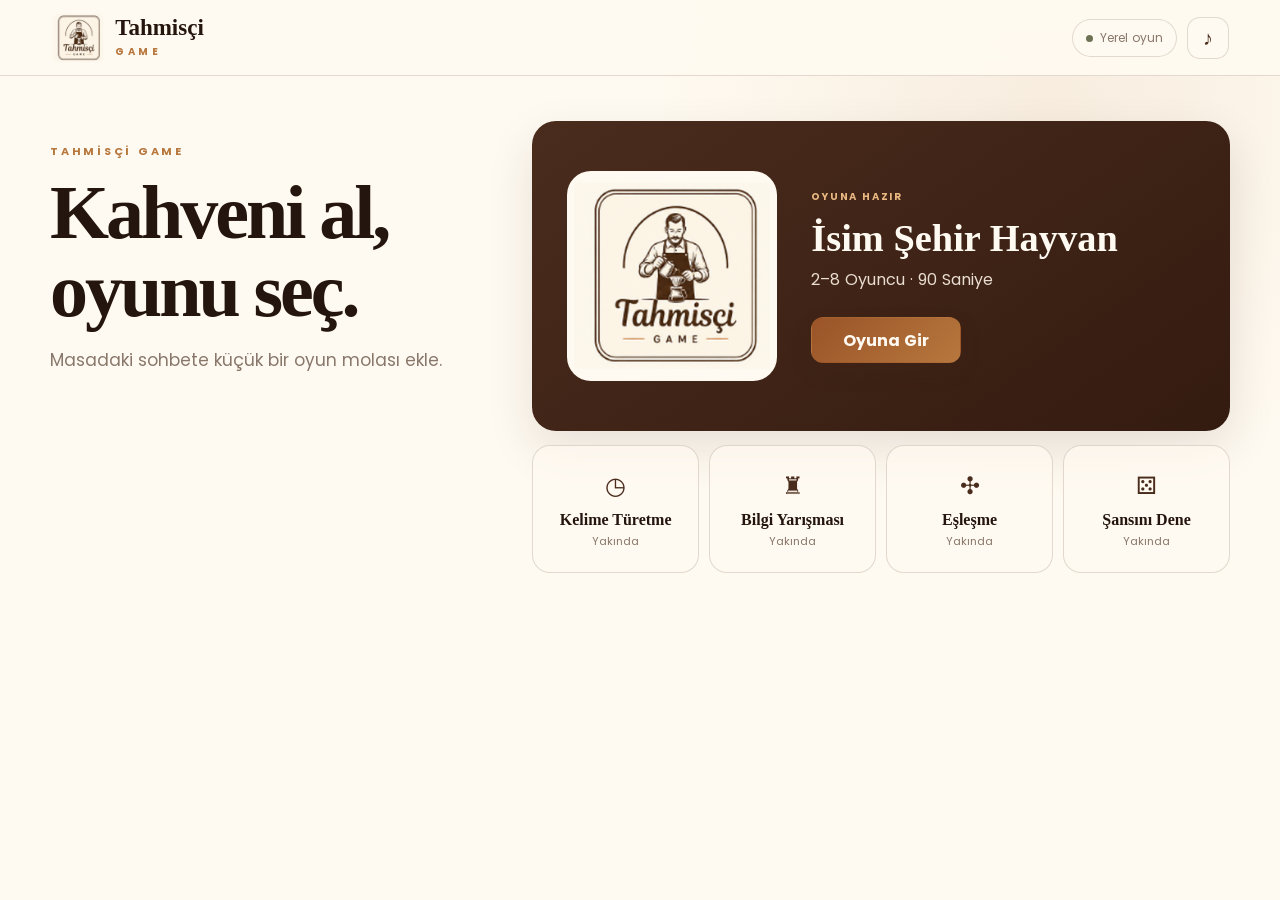
<file: index.html>
<!doctype html>
<html lang="tr">
<head>
  <meta charset="utf-8">
  <meta name="viewport" content="width=device-width,initial-scale=1,viewport-fit=cover">
  <meta name="theme-color" content="#fffaf1">
  <meta name="description" content="Tahmisçi Game — kahveni al, oyunu seç.">
  <link rel="manifest" href="manifest.webmanifest">
  <link rel="icon" type="image/png" sizes="32x32" href="assets/favicon-32.png">
  <link rel="icon" type="image/png" sizes="48x48" href="assets/favicon-48.png">
  <link rel="apple-touch-icon" href="assets/apple-touch-icon-180.png">
  <link rel="stylesheet" href="styles/gamebox.css">
  <title>Tahmisçi Game</title>
</head>
<body>
  <header class="topbar">
    <button type="button" class="brand" data-action="games-home" aria-label="Oyunlara dön">
      <img src="assets/game-icon-master.png" alt="">
      <span><b>Tahmisçi</b><small>GAME</small></span>
    </button>
    <div class="top-actions">
      <span id="connectionBadge" class="status-dot">Yerel oyun</span>
      <button type="button" id="installButton" class="header-action hidden">Yükle</button>
      <button type="button" id="soundButton" class="icon-button" aria-label="Sesi aç veya kapat">♪</button>
    </div>
  </header>
  <main id="app" class="app-shell" aria-live="polite"></main>

  <template id="gamesView">
    <section class="games-page">
      <div class="games-intro"><p class="eyebrow">TAHMİSÇİ GAME</p><h1>Kahveni al, oyunu seç.</h1><p>Masadaki sohbete küçük bir oyun molası ekle.</p></div>
      <section class="game-library" aria-label="Oyunlar">
        <article class="featured-game">
          <div class="featured-art"><img src="assets/game-icon-master.png" alt="Tahmisçi Game"></div>
          <div class="featured-copy"><span class="ready-badge">OYUNA HAZIR</span><h2>İsim Şehir Hayvan</h2><p>2–8 Oyuncu · 90 Saniye</p><button type="button" class="primary compact" data-action="open-game">Oyuna Gir</button></div>
        </article>
        <div class="coming-grid">
          <article class="coming-card"><span>◷</span><h3>Kelime Türetme</h3><small>Yakında</small></article>
          <article class="coming-card"><span>♜</span><h3>Bilgi Yarışması</h3><small>Yakında</small></article>
          <article class="coming-card"><span>✣</span><h3>Eşleşme</h3><small>Yakında</small></article>
          <article class="coming-card"><span>⚄</span><h3>Şansını Dene</h3><small>Yakında</small></article>
        </div>
      </section>
    </section>
  </template>

  <template id="accessView">
    <section class="access-page">
      <button type="button" class="back-link" data-action="games-home">← Oyunlara dön</button>
      <div class="access-grid">
        <article class="access-copy"><p class="eyebrow">İSİM ŞEHİR HAYVAN</p><h1>Masayı kur,<br>arkadaşlarını çağır.</h1><p>Bir oda oluştur veya arkadaşının paylaştığı altı haneli kodla masaya katıl.</p><div class="feature-row"><span>2–8 oyuncu</span><span>90 saniye</span><span>6 kategori</span></div></article>
        <article class="join-card">
          <div class="mini-brand"><img src="assets/game-icon-master.png" alt=""></div>
          <label>Kullanıcı adın<input id="playerName" maxlength="20" autocomplete="nickname" autocapitalize="words" enterkeyhint="next" placeholder="Örn. Üzeyir"></label>
          <button type="button" class="primary wide" data-action="create-room">Oda oluştur <span>→</span></button>
          <div class="or"><span></span>veya<span></span></div>
          <label>Oda kodu<input id="roomCode" maxlength="6" inputmode="text" autocapitalize="characters" enterkeyhint="go" placeholder="ABC123"></label>
          <button type="button" class="secondary wide" data-action="join-room">Odaya katıl</button><p class="form-note" id="homeError"></p>
        </article>
      </div>
    </section>
  </template>

  <template id="lobbyView">
    <section class="room-head"><div><p class="eyebrow">OYUN ODASI</p><h1>Hazırlık Masası</h1><p>Oda kodu: <button class="room-code" data-action="copy-code"></button></p></div><button class="ghost" data-action="leave-room">Odadan çık</button></section>
    <section class="lobby-grid">
      <article class="surface pad"><div class="section-title"><div><p class="eyebrow">OYUNCULAR</p><h2>Masadakiler</h2></div><span class="count-badge" id="playerCount"></span></div><div id="playerList" class="player-list"></div><button id="addBot" class="secondary wide" data-action="add-bot">+ Demo oyuncu ekle</button></article>
      <article class="surface pad letter-panel"><p class="eyebrow">HARF SEÇİMİ</p><h2 id="turnTitle">Sıra bekleniyor</h2><p id="turnHelp" class="muted"></p><div id="alphabet" class="alphabet"></div><div class="picked-letter" id="pickedLetter">?</div><button id="confirmLetter" class="primary wide" data-action="confirm-letter" disabled>Harfi kilitle</button><button id="readyButton" class="secondary wide hidden" data-action="toggle-ready">Hazırım</button><button id="startRound" class="primary wide hidden" data-action="start-round">Oyunu başlat</button></article>
    </section>
  </template>

  <template id="roundView">
    <section class="round-layout">
      <header class="round-top"><span class="round-number">1. Tur</span><span class="letter-badge" id="roundLetter"></span><div class="timer" id="timer" aria-label="Kalan süre"><span class="clock-icon">◷</span><strong>01:30</strong></div></header>
      <section class="answer-grid" id="answerGrid"></section>
      <footer class="round-footer"><span id="saveState">Yanıtların saklanıyor.</span><button class="primary" data-action="finish">Tamamladım</button></footer>
    </section>
  </template>

  <template id="resultsView">
    <section class="results-head"><div><p class="eyebrow">TUR TAMAMLANDI</p><h1>Masadaki sonuçlar</h1><p class="muted">Aynı cevap 5, benzersiz cevap 10, boş veya harfle uyuşmayan cevap 0 puan.</p></div><div class="letter-stamp" id="resultLetter"></div></section>
    <section class="surface results-table-wrap"><table class="results-table"><thead><tr><th>Sıra</th><th>Oyuncu</th><th>Tur puanı</th><th>Toplam</th></tr></thead><tbody id="scoreRows"></tbody></table></section>
    <section class="result-actions"><button class="secondary" data-action="review">Cevapları gör</button><button id="nextRound" class="primary" data-action="next-round">Yeni tur →</button></section><section id="answerReview" class="surface pad hidden"></section>
  </template>
  <div id="toast" class="toast" role="status"></div>
  <script src="scripts/game-state.js"></script><script src="scripts/gamebox.js"></script>
</body>
</html>
</file>
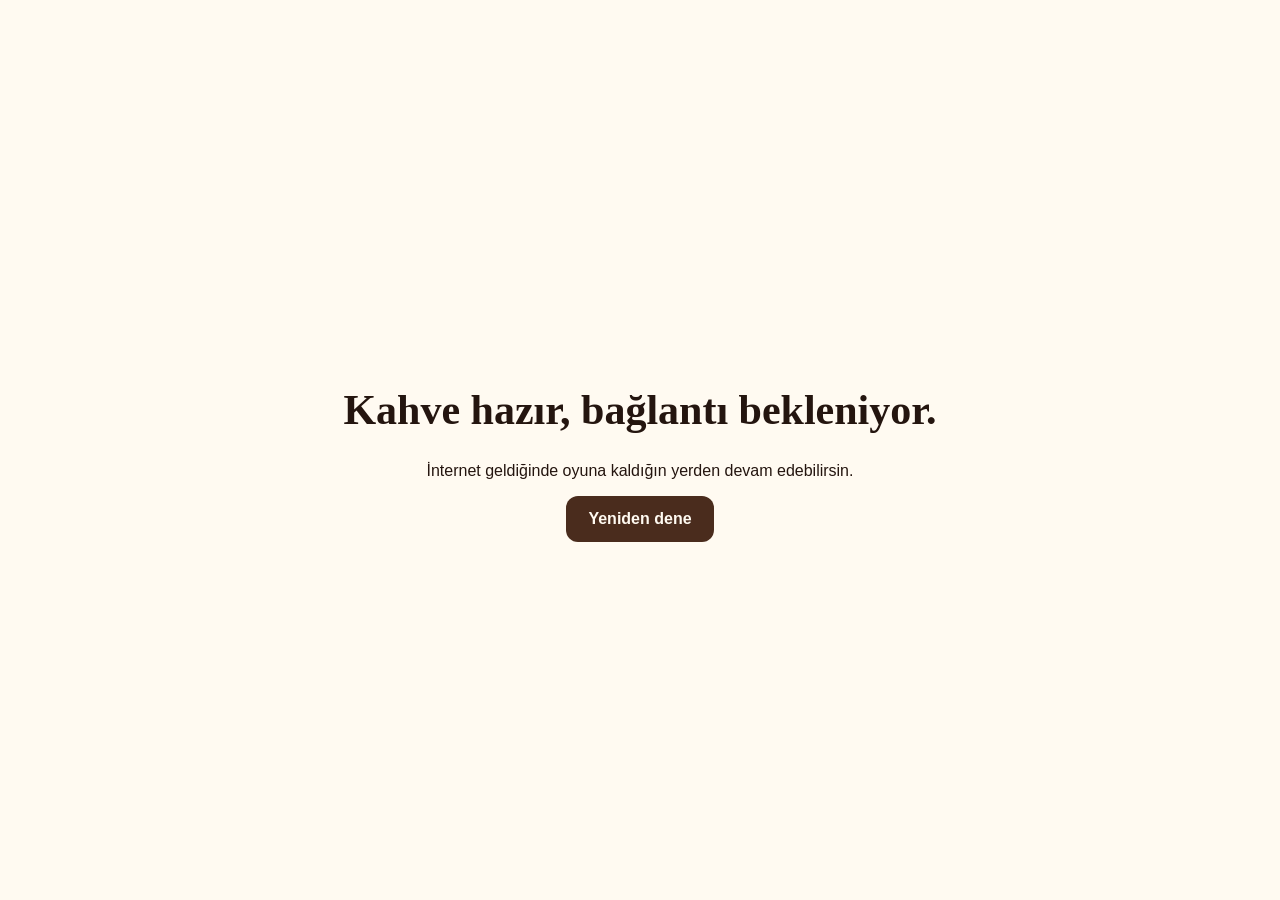
<file: offline.html>
<!doctype html><html lang="tr"><meta charset="utf-8"><meta name="viewport" content="width=device-width"><meta name="theme-color" content="#fffaf1"><title>Tahmisçi Game</title><style>body{margin:0;min-height:100vh;display:grid;place-items:center;text-align:center;background:#fffaf1;color:#24150f;font-family:Arial}.c{padding:30px}h1{font:700 42px Georgia}a{display:inline-block;padding:14px 22px;border-radius:12px;background:#4a2c1d;color:#fffaf1;text-decoration:none;font-weight:700}</style><div class="c"><h1>Kahve hazır, bağlantı bekleniyor.</h1><p>İnternet geldiğinde oyuna kaldığın yerden devam edebilirsin.</p><a href="./">Yeniden dene</a></div></html>
</file>
<file: styles/gamebox.css>
@font-face{font-family:Tahmisci;src:url('../assets/fonts/poppins-regular.ttf') format('truetype');font-weight:400;font-display:swap}
@font-face{font-family:Tahmisci;src:url('../assets/fonts/poppins-semibold.ttf') format('truetype');font-weight:600;font-display:swap}
@font-face{font-family:Tahmisci;src:url('../assets/fonts/poppins-bold.ttf') format('truetype');font-weight:700;font-display:swap}
:root{--espresso:#24150f;--coffee:#4a2c1d;--coffee-deep:#341b10;--cream:#f4ebdc;--paper:#fffaf1;--copper:#b7773d;--olive:#6d7255;--muted:#88776a;--line:rgba(74,44,29,.16);--shadow:0 18px 48px rgba(36,21,15,.11)}
*{box-sizing:border-box}html{height:100%;background:var(--paper);overflow-x:hidden}body{margin:0;min-height:100%;color:var(--espresso);font-family:Tahmisci,Poppins,Arial,sans-serif;background:radial-gradient(circle at 82% 12%,rgba(183,119,61,.10),transparent 30%),var(--paper);overflow-x:hidden;-webkit-font-smoothing:antialiased}button,input{font:inherit}button{cursor:pointer;touch-action:manipulation;-webkit-tap-highlight-color:transparent}button:focus-visible,input:focus-visible{outline:3px solid rgba(183,119,61,.42);outline-offset:2px}.hidden{display:none!important}
.topbar{height:76px;padding:8px clamp(18px,4vw,54px);display:flex;align-items:center;justify-content:space-between;border-bottom:1px solid var(--line);background:rgba(255,250,241,.94);position:sticky;top:0;z-index:20;backdrop-filter:blur(14px)}
.brand{display:flex;align-items:center;gap:10px;border:0;background:transparent;color:var(--espresso);padding:0;text-align:left}.brand img{width:54px;height:54px;border-radius:13px;object-fit:cover}.brand span{display:grid}.brand b{font-family:Georgia,serif;font-size:23px;line-height:1}.brand small{margin-top:5px;color:var(--copper);font-size:10px;font-weight:700;letter-spacing:.35em}.top-actions{display:flex;align-items:center;gap:10px}.status-dot,.header-action{border:1px solid var(--line);border-radius:999px;background:var(--paper);color:var(--muted);padding:9px 13px;font-size:12px}.status-dot:before{content:"";display:inline-block;width:7px;height:7px;border-radius:50%;background:var(--olive);margin-right:7px}.header-action{color:var(--coffee);font-weight:700}.icon-button{width:42px;height:42px;border:1px solid var(--line);border-radius:13px;background:var(--paper);color:var(--coffee);font-size:20px}
.app-shell{width:min(1180px,calc(100% - 36px));margin:0 auto;padding:clamp(30px,5vh,64px) 0 50px}.eyebrow{margin:0;color:var(--copper);font-size:11px;font-weight:700;letter-spacing:.25em}.games-page{display:grid;grid-template-columns:minmax(260px,.72fr) minmax(520px,1.28fr);gap:clamp(40px,7vw,92px);align-items:start}.games-intro{padding-top:22px}.games-intro h1,.access-copy h1,.room-head h1,.results-head h1{font-family:Georgia,serif;font-size:clamp(44px,6vw,76px);line-height:1.02;letter-spacing:-.04em;margin:14px 0 18px}.games-intro>p:last-child,.access-copy>p{color:var(--muted);font-size:17px;line-height:1.6}.game-library{display:grid;gap:14px}.featured-game{min-height:310px;border-radius:24px;background:linear-gradient(145deg,var(--coffee),var(--coffee-deep));color:var(--paper);display:grid;grid-template-columns:.8fr 1.2fr;overflow:hidden;box-shadow:var(--shadow)}.featured-art{display:grid;place-items:center;padding:28px}.featured-art img{width:min(210px,100%);aspect-ratio:1;border-radius:24px}.featured-copy{display:flex;flex-direction:column;justify-content:center;align-items:flex-start;padding:32px 32px 32px 0}.ready-badge{font-size:10px;font-weight:700;letter-spacing:.18em;color:#e9b881}.featured-copy h2{font-family:Georgia,serif;font-size:clamp(29px,3vw,42px);line-height:1.05;margin:13px 0 9px}.featured-copy p{margin:0 0 25px;color:#eaddd1}.coming-grid{display:grid;grid-template-columns:repeat(4,1fr);gap:10px}.coming-card{min-height:128px;border:1px solid var(--line);border-radius:18px;background:rgba(255,250,241,.72);display:grid;place-items:center;text-align:center;align-content:center;padding:14px;color:var(--muted)}.coming-card>span{font-size:24px;color:var(--coffee)}.coming-card h3{font-family:Georgia,serif;color:var(--espresso);font-size:16px;margin:8px 0 4px}.coming-card small{font-size:11px}.primary,.secondary,.ghost,.room-code{min-height:46px;border-radius:12px;padding:0 20px;font-weight:700;border:1px solid transparent}.primary{color:var(--paper);background:linear-gradient(135deg,#9a5428,var(--copper));box-shadow:0 9px 22px rgba(74,44,29,.14)}.primary:hover{filter:brightness(1.04)}.primary:disabled,.secondary:disabled{opacity:.45;cursor:not-allowed}.secondary{color:var(--coffee);background:var(--paper);border-color:var(--line)}.ghost{color:var(--coffee);background:transparent;border-color:var(--line)}.compact{min-width:150px}.wide{width:100%;margin-top:11px}
.back-link{border:0;background:transparent;color:var(--coffee);font-weight:600;padding:0;margin-bottom:28px}.access-grid,.lobby-grid{display:grid;grid-template-columns:1.08fr .92fr;gap:clamp(28px,6vw,72px);align-items:center}.access-copy h1{font-size:clamp(42px,5vw,66px)}.feature-row{display:flex;flex-wrap:wrap;gap:8px;margin-top:28px}.feature-row span,.count-badge{padding:9px 13px;border:1px solid var(--line);border-radius:999px;background:rgba(255,250,241,.75);font-size:12px;font-weight:600}.join-card,.surface{border:1px solid var(--line);border-radius:22px;background:rgba(255,250,241,.92);box-shadow:var(--shadow)}.join-card{padding:28px;position:relative}.mini-brand{width:74px;height:74px;margin:-66px auto 12px}.mini-brand img{width:100%;height:100%;border-radius:18px}.join-card label{display:grid;gap:7px;font-size:12px;font-weight:600;margin:13px 0}.join-card input{width:100%;min-height:52px;border:1px solid var(--line);border-radius:12px;background:#fffdf8;color:var(--espresso);padding:0 15px;outline:none;font-size:16px}.join-card input:focus{border-color:var(--copper);box-shadow:0 0 0 3px rgba(183,119,61,.13)}.or{display:flex;align-items:center;gap:10px;color:var(--muted);font-size:13px;margin:14px 0}.or span{height:1px;background:var(--line);flex:1}.form-note{min-height:17px;margin:8px 0 0;color:#a33f32;font-size:12px}
.room-head,.results-head{display:flex;align-items:flex-start;justify-content:space-between;gap:22px;margin-bottom:22px}.room-head h1,.results-head h1{font-size:clamp(38px,5vw,60px);margin:8px 0}.room-code{min-height:auto;padding:6px 10px;background:var(--paper);border-color:var(--line);letter-spacing:.16em}.lobby-grid{grid-template-columns:.85fr 1.15fr;align-items:stretch}.pad{padding:25px}.section-title{display:flex;justify-content:space-between;align-items:center}.section-title h2,.letter-panel h2{font-family:Georgia,serif;font-size:28px;margin:5px 0 16px}.muted{color:var(--muted)}.player-list{display:grid;gap:8px;margin:14px 0}.player-row{display:flex;align-items:center;gap:10px;padding:11px;border:1px solid var(--line);border-radius:13px}.avatar{width:38px;height:38px;border-radius:50%;display:inline-grid;place-items:center;background:var(--cream);font-family:Georgia,serif;font-weight:700}.player-row b{flex:1}.tag{padding:6px 9px;border-radius:999px;background:var(--cream);font-size:10px}.tag.good{background:#e3eadb;color:#43563a}.alphabet{display:grid;grid-template-columns:repeat(10,1fr);gap:6px;margin:16px 0}.alphabet button{aspect-ratio:1;border:1px solid var(--line);border-radius:9px;background:var(--paper);color:var(--espresso);font-weight:700}.alphabet button.active{background:var(--coffee);color:var(--paper)}.alphabet button:disabled{opacity:.25}.picked-letter,.letter-stamp{width:82px;height:82px;border-radius:50%;display:grid;place-items:center;margin:15px auto;background:var(--coffee);color:var(--paper);font:700 44px Georgia,serif}
.round-layout{min-height:calc(100dvh - 76px - clamp(30px,5vh,64px) - 40px);display:grid;grid-template-rows:auto 1fr auto;gap:18px}.round-top{display:grid;grid-template-columns:1fr auto 1fr;align-items:center}.round-number{font:700 20px Georgia,serif}.letter-badge{width:70px;height:70px;border-radius:50%;display:grid;place-items:center;background:var(--coffee);color:var(--paper);font:700 42px Georgia,serif}.timer{justify-self:end;display:flex;align-items:center;gap:8px;border:1px solid var(--line);border-radius:999px;background:var(--cream);padding:10px 15px;color:var(--espresso)}.timer strong{font-size:17px}.timer.warning{background:#a84334;color:white;animation:pulse 1s infinite}.clock-icon{font-size:19px}.answer-grid{display:grid;grid-template-columns:repeat(3,1fr);grid-template-rows:repeat(2,minmax(126px,1fr));gap:16px;align-self:center}.answer-card{min-width:0;border:1px solid var(--line);border-radius:17px;background:rgba(255,250,241,.9);overflow:hidden;box-shadow:0 8px 24px rgba(36,21,15,.05)}.answer-head{height:48px;display:flex;align-items:center;gap:9px;padding:0 15px;background:linear-gradient(135deg,var(--coffee),#5b321e);color:var(--paper)}.answer-head span{font-size:18px}.answer-head label{font-weight:600}.answer-card input{display:block;width:calc(100% - 26px);height:50px;margin:14px 13px;border:1px solid var(--line);border-radius:10px;background:#fffdf8;color:var(--espresso);padding:0 13px;outline:none;font-size:16px;text-transform:uppercase}.answer-card:focus-within{border-color:var(--copper);box-shadow:0 0 0 3px rgba(183,119,61,.12)}.answer-card.filled .answer-head:after{content:'✓';margin-left:auto;color:#cad5bd}.round-footer{display:grid;grid-template-columns:1fr minmax(220px,330px) 1fr;align-items:center}.round-footer>span{color:var(--muted);font-size:12px}.round-footer .primary{grid-column:2}.results-table-wrap{overflow:hidden}.results-table{width:100%;border-collapse:collapse}.results-table th,.results-table td{padding:18px;text-align:left;border-bottom:1px solid var(--line)}.results-table th{font-size:11px;color:var(--muted)}.results-table td strong{font-family:Georgia,serif;font-size:22px}.result-actions{display:flex;justify-content:flex-end;gap:10px;margin-top:18px}.review-grid{display:grid;gap:12px}.review-player{padding-bottom:14px;border-bottom:1px solid var(--line)}.review-answers{display:flex;flex-wrap:wrap;gap:7px;margin-top:8px}.review-answers span{padding:7px 9px;border-radius:9px;background:var(--cream)}.toast{position:fixed;left:50%;bottom:22px;transform:translate(-50%,120px);padding:12px 16px;background:var(--espresso);color:var(--paper);border-radius:11px;transition:.25s;z-index:50}.toast.show{transform:translate(-50%,0)}@keyframes pulse{50%{transform:scale(1.03)}}
@media(max-width:800px){.topbar{height:62px;padding:6px 12px}.brand img{width:45px;height:45px;border-radius:11px}.brand b{font-size:19px}.brand small{font-size:8px;margin-top:3px}.status-dot{display:none}.icon-button{width:40px;height:40px}.app-shell{width:calc(100% - 22px);padding:18px 0 calc(18px + env(safe-area-inset-bottom))}.games-page{display:block}.games-intro{padding:4px 4px 14px}.games-intro .eyebrow{display:none}.games-intro h1{font-size:25px;letter-spacing:-.02em;margin:6px 0}.games-intro>p:last-child{font-size:13px;margin:0}.featured-game{min-height:250px;display:block;position:relative;padding:20px;text-align:center}.featured-art{padding:0}.featured-art img{width:112px;border-radius:20px}.featured-copy{display:block;padding:8px 0 0}.ready-badge{display:none}.featured-copy h2{font-size:29px;margin:4px 0 5px}.featured-copy p{font-size:12px;margin:0 0 13px}.compact{min-width:168px}.coming-grid{grid-template-columns:repeat(2,1fr);gap:9px}.coming-card{min-height:112px}.coming-card h3{font-size:16px;margin:5px 0 2px}.access-page{padding-top:4px}.back-link{margin-bottom:24px}.access-grid,.lobby-grid{grid-template-columns:1fr}.access-copy{display:none}.join-card{padding:20px}.mini-brand{width:70px;height:70px;margin:-55px auto 10px}.room-head{align-items:center}.room-head h1,.results-head h1{font-size:32px}.pad{padding:18px}.alphabet{grid-template-columns:repeat(7,1fr)}.alphabet button{min-height:39px}.round-layout{min-height:calc(100dvh - 62px - 36px);gap:10px}.round-top{min-height:58px}.round-number{font-size:16px}.letter-badge{width:56px;height:56px;font-size:34px}.timer{padding:8px 11px;gap:5px}.timer strong{font-size:15px}.clock-icon{font-size:16px}.answer-grid{grid-template-columns:repeat(2,minmax(0,1fr));grid-template-rows:repeat(3,minmax(112px,1fr));gap:9px;align-self:stretch}.answer-card{border-radius:13px}.answer-head{height:40px;padding:0 10px;gap:6px}.answer-head span{font-size:15px}.answer-head label{font-size:14px}.answer-card input{width:calc(100% - 16px);height:45px;margin:10px 8px;padding:0 10px;font-size:14px}.round-footer{grid-template-columns:1fr}.round-footer>span{display:none}.round-footer .primary{grid-column:1;width:100%;min-height:48px}.results-head{align-items:center}.results-table-wrap{overflow:auto}.results-table th,.results-table td{padding:12px 7px}.result-actions>*{flex:1}}
@media(max-width:380px),(max-height:690px) and (max-width:800px){.app-shell{padding-top:10px}.games-intro>p:last-child{display:none}.featured-game{min-height:225px;padding:14px}.featured-art img{width:94px}.featured-copy h2{font-size:25px}.coming-card{min-height:95px}.round-layout{min-height:calc(100dvh - 62px - 20px);gap:7px}.round-top{min-height:50px}.letter-badge{width:48px;height:48px;font-size:30px}.answer-grid{grid-template-rows:repeat(3,minmax(98px,1fr));gap:7px}.answer-head{height:35px}.answer-card input{height:40px;margin-top:8px;margin-bottom:8px}.round-footer .primary{min-height:44px}}
</file>
